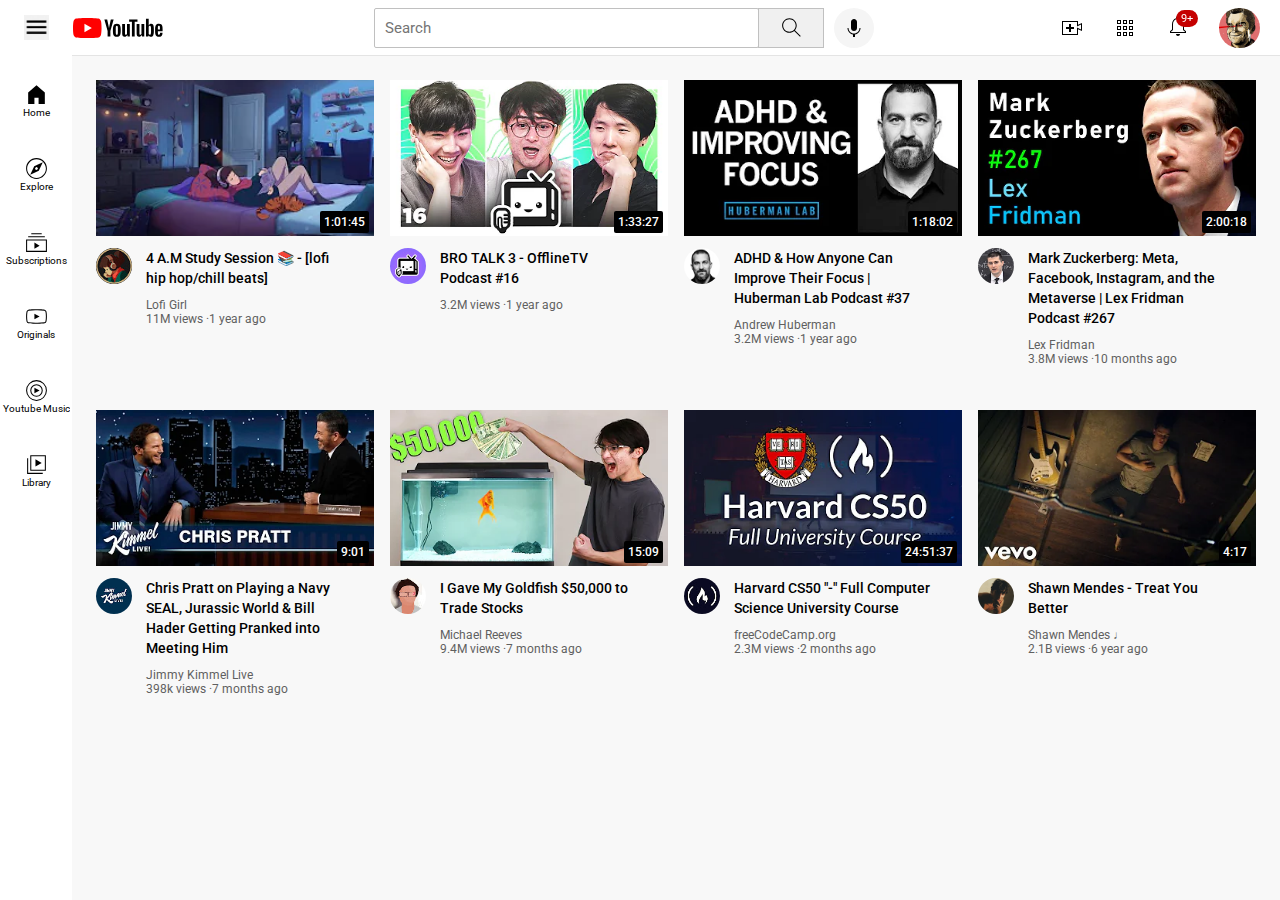
<file: index.html>
<!DOCTYPE html>
<html>
    <head>
        <meta charset="utf-8">
        <title>youtube 1.0</title>

    <link rel="preconnect" href="https://fonts.googleapis.com"><link rel="preconnect" href="https://fonts.gstatic.com" crossorigin=""><link href="https://fonts.googleapis.com/css2?family=Roboto:wght@400;500;700&amp;display=swap" rel="stylesheet">
    <link rel="stylesheet" href="Style/sidebar.css">
    <link rel="stylesheet" href="Style/header.css">
    <link rel="stylesheet" href="Style/video.css">
    <link rel="stylesheet" href="Style/general.css">
    </head>
<body>
 <div class="header">
    <div class="left-section">
        <img class="menu" src="icon/icon1.png">
        <img class="youture-logo" src="icon/youtube-logo.svg">
    </div>
    <div class="middle-section">
        <input class="Search-bar"type="text" placeholder="Search"> 
        <button class="search-button">
            <img class="search-icon" src="icon/search.svg">
            <div class="tooltip">Search</div>
        </button>
        <button class="voice-button" >
            <img class="voice-icon" src="icon/voice-search-icon.svg">
            <div class="tooltip">Search with Voice</div>
        </button>
    </div>
    <div class="right-section">
        <div class="upload-icon-container">
            <img class="upload-icon" src="icon/upload.svg">
            <div class="tooltip">Create</div>
        </div>
        <div class="application-icon">
            <img class="app-icon" src="icon/youtube-apps.svg">
            <div class="tooltip">Application</div>
        </div>
        <div class="notification-icon">
            <div class="noti-icon-container">
                <img class="noti-icon" src="icon/noti.svg">
                <div class="noti-count">9+</div>
            </div>
            <div class="tooltip">Notification</div>
        </div>
        <img class="current-user" src="channel_picture/profile.jpg">
    </div>    
 </div> 
 <div class="sidebar">
    <div class="sidebar-link">
        <img src="icon/home.svg">
        <div>Home</div>
    </div>
    <div class="sidebar-link">
        <img src="icon/explore.svg">
        <div>Explore</div>
    </div>
    <div class="sidebar-link">
        <img src="icon/subscriptions.svg">
        <div>Subscriptions</div>
    </div>
    <div class="sidebar-link">
        <img src="icon/originals.svg">
        <div>Originals</div>
    </div>
    <div class="sidebar-link">
        <img src="icon/youtube-music.svg">
        <div>Youtube Music</div>
    </div>
    <div class="sidebar-link">
        <img src="icon/library.svg">
        <div>Library</div>
    </div>
 </div>
 
 
<div class="video-grid">
    <div class="video-preview">
        <div class="thumbnails-row">
            <img class="thumbnails" src="thumbnail/hqdefault.webp">
            <div class="video-time">1:01:45</div>
        </div>
        <div class="video-info-grid">
            <div class="channel-picture">
                <img class="profile-picture"src="channel_picture/channels4_profile.jpg">
            </div>
            <div class="video-info">
              <p class="video-title">4 A.M Study Session 📚 - [lofi hip hop/chill beats]</p>
              <p class="videeo-author">Lofi Girl</p>
              <p class="video-stats">11M views &#183;1 year ago</p>
            </div>
        </div>
    </div>
    <div class="video-preview">
        <div class="thumbnails-row">
            <img class="thumbnails" src="thumbnail/hq720.webp">
            <div class="video-time">1:33:27</div>
        </div>
        <div class="video-info-grid">
            <div class="channel-picture">
                <img class="profile-picture"src="channel_picture/otv.jpg">
            </div>
            <div class="video-info">
                <p class="video-title">BRO TALK 3 - OfflineTV Podcast #16</p>
                <p class="videeo-author"></p>
                <p class="video-stats">3.2M views &#183;1 year ago</p>
            </div>
        </div>
    </div>
    <div class="video-preview">
        <div class="thumbnails-row">
            <img class="thumbnails" src="thumbnail/11.webp">
            <div class="video-time">1:18:02</div>
        </div>
        <div class="video-info-grid">
            <div class="channel-picture">
                <img class="profile-picture"src="channel_picture/11.jpg">
            </div>
            <div class="video-info">
              <p class="video-title">ADHD & How Anyone Can Improve Their Focus | Huberman Lab Podcast #37</p>
              <p class="videeo-author">Andrew Huberman </p>
              <p class="video-stats">3.2M views &#183;1 year ago</p>
            </div>
        </div>
    </div>
    <div class="video-preview">
        <div class="thumbnails-row">
            <img class="thumbnails" src="thumbnail/12.webp">
            <div class="video-time">2:00:18</div>
        </div>
        <div class="video-info-grid">
            <div class="channel-picture">
                <img class="profile-picture"src="channel_picture/12.jpg">
            </div>
            <div class="video-info">
                <p class="video-title">Mark Zuckerberg: Meta, Facebook, Instagram, and the Metaverse | Lex Fridman Podcast #267</p>
                <p class="videeo-author">Lex Fridman</p>
                <p class="video-stats">3.8M views &#183;10 months ago</p>
            </div>
        </div>
    </div>
    <div class="video-preview">
        <div class="thumbnails-row">
            <img class="thumbnails" src="thumbnail/13.webp">
            <div class="video-time">9:01</div>
        </div>
        <div class="video-info-grid">
            <div class="channel-picture">
                <img class="profile-picture"src="channel_picture/13.jpg">
            </div>
            <div class="video-info">
              <p class="video-title">Chris Pratt on Playing a Navy SEAL, Jurassic World & Bill Hader Getting Pranked into Meeting Him</p>
              <p class="videeo-author">Jimmy Kimmel Live</p>
              <p class="video-stats">398k views &#183;7 months ago</p>
            </div>
        </div>
    </div>
    <div class="video-preview">
        <div class="thumbnails-row">
            <img class="thumbnails" src="thumbnail/14.webp">
            <div class="video-time">15:09</div>
        </div>
        <div class="video-info-grid">
            <div class="channel-picture">
                <img class="profile-picture"src="channel_picture/14.jpg">
            </div>
            <div class="video-info">
                <p class="video-title">I Gave My Goldfish $50,000 to Trade Stocks</p>
                <p class="videeo-author">Michael Reeves</p>
                <p class="video-stats">9.4M views &#183;7 months ago</p>
            </div>
        </div>
    </div>
    
    <div class="video-preview">
        <div class="thumbnails-row">
            <img class="thumbnails" src="thumbnail/cs50.webp">
            <div class="video-time">24:51:37</div>
        </div>
        <div class="video-info-grid">
            <div class="channel-picture">
                <img class="profile-picture"src="channel_picture/freecodecamp.jpg">
            </div>
            <div class="video-info">
                <p class="video-title">Harvard CS50 "-" Full Computer Science University Course</p>
                <p class="videeo-author">freeCodeCamp.org</p>
                <p class="video-stats">2.3M views &#183;2 months ago</p>
            </div>
        </div>
    </div> 
    
    <div class="video-preview">
        <div class="thumbnails-row">
            <img class="thumbnails" src="thumbnail/shawn.webp">
            <div class="video-time">4:17</div>
        </div>
        <div class="video-info-grid">
            <div class="channel-picture">
                <img class="profile-picture"src="channel_picture/shawn.jpg">
            </div>
            <div class="video-info">
                <p class="video-title">Shawn Mendes - Treat You Better</p>
                <p class="videeo-author">Shawn Mendes &#9833;</p>
                <p class="video-stats">2.1B views &#183;6 year ago</p>
            </div>
        </div>
    </div>   
</div>      
</body>
</html>
</file>
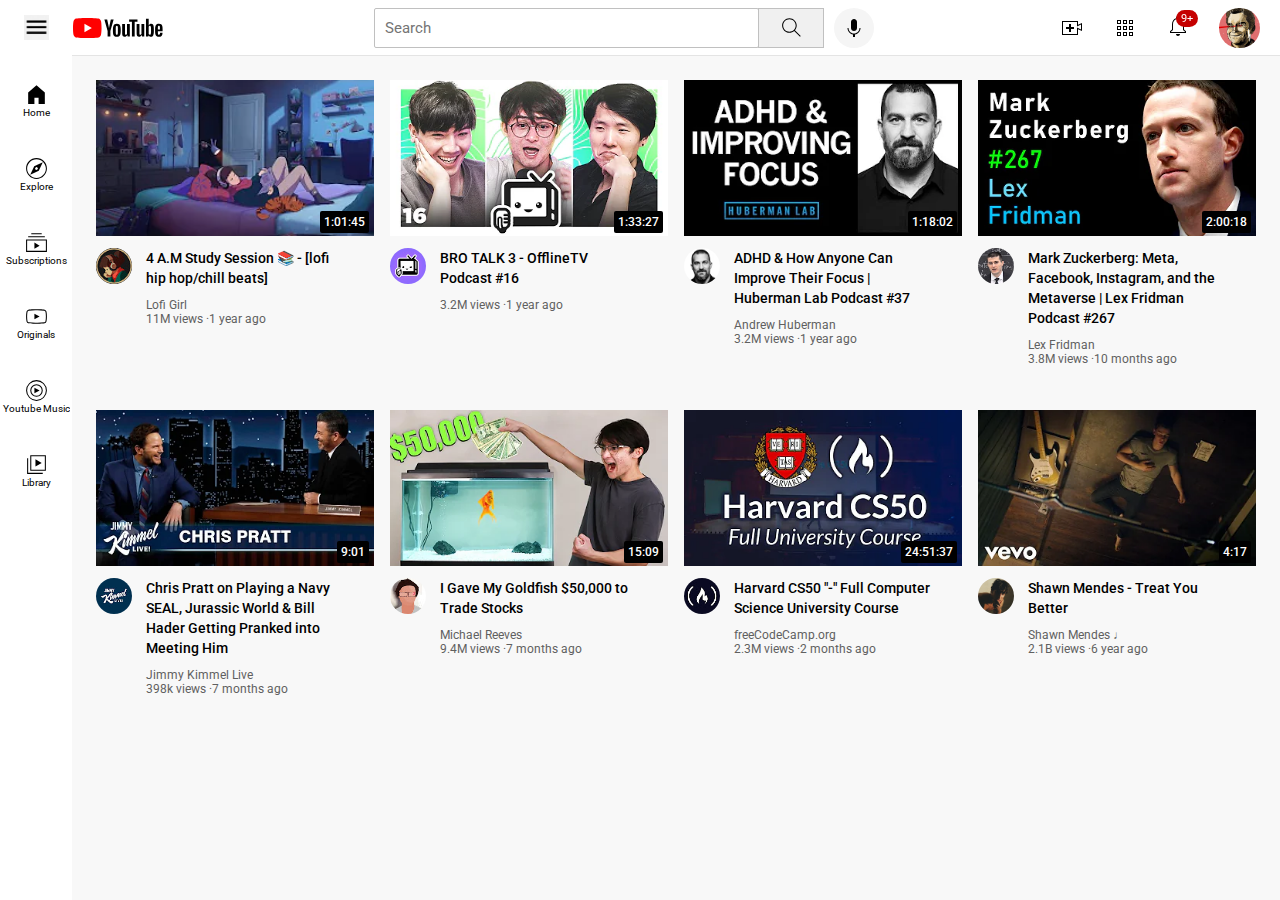
<file: youtube-meta.html>
<!DOCTYPE html>
<html>
    <head>
        <title>youtube 1.0</title>

    <link rel="preconnect" href="https://fonts.googleapis.com"><link rel="preconnect" href="https://fonts.gstatic.com" crossorigin><link href="https://fonts.googleapis.com/css2?family=Roboto:wght@400;500;700&display=swap" rel="stylesheet">
    <link rel="stylesheet" href="styles/general.css">
    <link rel="stylesheet" href="styles/header.css">
    <link rel="stylesheet" href="styles/video.css">
    <link rel="stylesheet" href="styles/sidebar.css">
    </head>
<body>
 <div class="header">
    <div class="left-section">
        <img class="menu" src="icons/icon1.png">
        <img class="youture-logo" src="icons/youtube-logo.svg">
    </div>
    <div class="middle-section">
        <input class="Search-bar"type="text" placeholder="Search"> 
        <button class="search-button">
            <img class="search-icon" src="icons/search.svg">
            <div class="tooltip">Search</div>
        </button>
        <button class="voice-button" >
            <img class="voice-icon" src="icons/voice-search-icon.svg">
            <div class="tooltip">Search with Voice</div>
        </button>
    </div>
    <div class="right-section">
        <div class="upload-icon-container">
            <img class="upload-icon" src="icons/upload.svg">
            <div class="tooltip">Create</div>
        </div>
        <div class="application-icon">
            <img class="app-icon" src="icons/youtube-apps.svg">
            <div class="tooltip">Application</div>
        </div>
        <div class="notification-icon">
            <div class="noti-icon-container">
                <img class="noti-icon" src="icons/noti.svg">
                <div class="noti-count">9+</div>
            </div>
            <div class="tooltip">Notification</div>
        </div>
        <img class="current-user" src="channel-picture/profile.jpg">
    </div>    
 </div> 
 <div class="sidebar">
    <div class="sidebar-link">
        <img src="icons/home.svg">
        <div>Home</div>
    </div>
    <div class="sidebar-link">
        <img src="icons/explore.svg">
        <div>Explore</div>
    </div>
    <div class="sidebar-link">
        <img src="icons/subscriptions.svg">
        <div>Subscriptions</div>
    </div>
    <div class="sidebar-link">
        <img src="icons/originals.svg">
        <div>Originals</div>
    </div>
    <div class="sidebar-link">
        <img src="icons/youtube-music.svg">
        <div>Youtube Music</div>
    </div>
    <div class="sidebar-link">
        <img src="icons/library.svg">
        <div>Library</div>
    </div>
 </div>
 
 
<div class="video-grid">
    <div class="video-preview">
        <div class="thumbnails-row">
            <img class="thumbnails" src="thumbnails/hqdefault.webp">
            <div class="video-time">1:01:45</div>
        </div>
        <div class="video-info-grid">
            <div class="channel-picture">
                <img class="profile-picture"src="channel-picture/channels4_profile.jpg">
            </div>
            <div class="video-info">
              <p class="video-title">4 A.M Study Session 📚 - [lofi hip hop/chill beats]</p>
              <p class="videeo-author">Lofi Girl</p>
              <p class="video-stats">11M views &#183;1 year ago</p>
            </div>
        </div>
    </div>
    <div class="video-preview">
        <div class="thumbnails-row">
            <img class="thumbnails" src="thumbnails/hq720.webp">
            <div class="video-time">1:33:27</div>
        </div>
        <div class="video-info-grid">
            <div class="channel-picture">
                <img class="profile-picture"src="channel-picture/otv.jpg">
            </div>
            <div class="video-info">
                <p class="video-title">BRO TALK 3 - OfflineTV Podcast #16</p>
                <p class="videeo-author"></p>
                <p class="video-stats">3.2M views &#183;1 year ago</p>
            </div>
        </div>
    </div>
    <div class="video-preview">
        <div class="thumbnails-row">
            <img class="thumbnails" src="thumbnails/11.webp">
            <div class="video-time">1:18:02</div>
        </div>
        <div class="video-info-grid">
            <div class="channel-picture">
                <img class="profile-picture"src="channel-picture/11.jpg">
            </div>
            <div class="video-info">
              <p class="video-title">ADHD & How Anyone Can Improve Their Focus | Huberman Lab Podcast #37</p>
              <p class="videeo-author">Andrew Huberman </p>
              <p class="video-stats">3.2M views &#183;1 year ago</p>
            </div>
        </div>
    </div>
    <div class="video-preview">
        <div class="thumbnails-row">
            <img class="thumbnails" src="thumbnails/12.webp">
            <div class="video-time">2:00:18</div>
        </div>
        <div class="video-info-grid">
            <div class="channel-picture">
                <img class="profile-picture"src="channel-picture/12.jpg">
            </div>
            <div class="video-info">
                <p class="video-title">Mark Zuckerberg: Meta, Facebook, Instagram, and the Metaverse | Lex Fridman Podcast #267</p>
                <p class="videeo-author">Lex Fridman</p>
                <p class="video-stats">3.8M views &#183;10 months ago</p>
            </div>
        </div>
    </div>
    <div class="video-preview">
        <div class="thumbnails-row">
            <img class="thumbnails" src="thumbnails/13.webp">
            <div class="video-time">9:01</div>
        </div>
        <div class="video-info-grid">
            <div class="channel-picture">
                <img class="profile-picture"src="channel-picture/13.jpg">
            </div>
            <div class="video-info">
              <p class="video-title">Chris Pratt on Playing a Navy SEAL, Jurassic World & Bill Hader Getting Pranked into Meeting Him</p>
              <p class="videeo-author">Jimmy Kimmel Live</p>
              <p class="video-stats">398k views &#183;7 months ago</p>
            </div>
        </div>
    </div>
    <div class="video-preview">
        <div class="thumbnails-row">
            <img class="thumbnails" src="thumbnails/14.webp">
            <div class="video-time">15:09</div>
        </div>
        <div class="video-info-grid">
            <div class="channel-picture">
                <img class="profile-picture"src="channel-picture/14.jpg">
            </div>
            <div class="video-info">
                <p class="video-title">I Gave My Goldfish $50,000 to Trade Stocks</p>
                <p class="videeo-author">Michael Reeves</p>
                <p class="video-stats">9.4M views &#183;7 months ago</p>
            </div>
        </div>
    </div>
    
    <div class="video-preview">
        <div class="thumbnails-row">
            <img class="thumbnails" src="thumbnails/cs50.webp">
            <div class="video-time">24:51:37</div>
        </div>
        <div class="video-info-grid">
            <div class="channel-picture">
                <img class="profile-picture"src="channel-picture/freecodecamp.jpg">
            </div>
            <div class="video-info">
                <p class="video-title">Harvard CS50 "-" Full Computer Science University Course</p>
                <p class="videeo-author">freeCodeCamp.org</p>
                <p class="video-stats">2.3M views &#183;2 months ago</p>
            </div>
        </div>
    </div> 
    
    <div class="video-preview">
        <div class="thumbnails-row">
            <img class="thumbnails" src="thumbnails/shawn.webp">
            <div class="video-time">4:17</div>
        </div>
        <div class="video-info-grid">
            <div class="channel-picture">
                <img class="profile-picture"src="channel-picture/shawn.jpg">
            </div>
            <div class="video-info">
                <p class="video-title">Shawn Mendes - Treat You Better</p>
                <p class="videeo-author">Shawn Mendes &#9833;</p>
                <p class="video-stats">2.1B views &#183;6 year ago</p>
            </div>
        </div>
    </div>   
</div>      
</body>
</html>
</file>
<file: Style/sidebar.css>
.sidebar{
    position: fixed;
    left: 0;
    bottom: 0;
    top: 55px;
    background-color: white;
    width: 72px;
    z-index: 100;
    padding-top: 5px;
}
.sidebar-link{
    height: 74px;
    display: flex;
    justify-content: center;
    align-items: center;
    flex-direction: column;
    cursor: pointer;
}
.sidebar-link:hover{
    background-color: rgb(231, 230, 230);
}
.sidebar-link img{
    height: 25px;
    margin-top: 5px;
}
.sidebar-link div{
    font-family: Roboto,arial;
    font-size: 10px;
    ;
}
</file>
<file: Style/header.css>
.header{
    height: 55px;
    justify-content: space-between;
    display: flex;
    flex-direction: row;
    position: fixed;
    top: 0;
    left: 0;
    right: 0;
    background-color: white;
    border-bottom-width: 1px ;
    border-bottom-color: rgb(228,228,228);
    border-bottom-style: solid;
    z-index: 100;
    
}
.left-section {
    display: flex;
    align-items: center;
}
.menu{
    height: 25px;
    margin-left: 24px;
    margin-right: 24px;
}
.youture-logo{
    height: 20px;
}

.middle-section{
    flex:1;
    margin-left: 60px;
    margin-right: 35px;
    max-width: 500px;
    display: flex;
    align-items: center;
}
.Search-bar{
    flex:1;
    height: 36px;
    padding-left: 10px;
    font-size: 16px;
    border-width: 1px;
    border-style: solid;
    border-color: rgb(192, 192, 192);
    border-radius: 2px;
    box-shadow: inset 1px,2px,3px rgb(0,0,0,0.05);
}
.Search-bar::placeholder{
    font-family: Roboto,arial;
    font-size: 15px;
}
.search-icon{
    height: 25px;
}
.search-button{
    height: 40px;
    width: 66px;
    background-color:rgb(240, 240, 240);
    border-width: 1px;
    border-style: solid;
    border-color: rgb(192,192,192);
    margin-left: -1px;
    margin-right: 10px;
   
}
.search-button,
.voice-button,
.upload-icon-container,
.application-icon,
.notification-icon{
    position: relative;
    display: flex;
    justify-content: center;
    align-items: center;
}

.search-button .tooltip,
.voice-button .tooltip,
.upload-icon-container .tooltip,
.application-icon .tooltip,
.notification-icon .tooltip{
    font-family: Roboto,arial;
    position: absolute;
    background-color: grey;
    color: white;
    padding-top: 4px;
    padding-bottom: 4px;
    padding-left: 8px;
    padding-right: 8px;
    border-radius: 2px;
    font-size: 12px;
    bottom: -25px;
    opacity: 0;
    transform: opacity 0.15s;
    pointer-events: none;
    white-space: nowrap;
}
.search-button:hover .tooltip,
.voice-button:hover .tooltip,
.upload-icon-container:hover .tooltip,
.application-icon:hover .tooltip,
.notification-icon:hover .tooltip{
    opacity: 1;
}
.voice-button{
    height: 40px;
    width: 40px;
    border-radius: 20px;
    border: none;
    background-color: rgb(245, 245, 245);
}
.voice-icon{
    height: 24px; 
}
.right-section{
    width: 200px;
    margin-right: 20px;
    display: flex;
    align-items: center;
    justify-content: space-between;
    flex-shrink: 0;
}
.upload-icon{
    height: 24px;
}
.app-icon{
    height: 24px;
}
.noti-icon{
    height: 24px;
}
.current-user{
    height: 40px;
    border-radius: 50px;
    cursor: pointer;
    
}
.noti-icon-container{
    position:relative
}
.noti-count{
    position:absolute;
    top: -4px;
    right: -8px;
    background-color: rgb(197, 0, 0);
    color:white;
    font-family: Roboto,arial;
    font-size: 11px;
    padding-left: 5px;
    padding-right: 5px;
    padding-top: 2px;
    padding-bottom: 2px;
    border-radius:10px ;
}
</file>
<file: Style/video.css>
.thumbnails {
    width: 100%;
}

.video-title{
    margin-top: 0;
    font-size: 14px;
    font-weight: 500;
    line-height: 20px;
    margin-bottom: 10px;

}
.videeo-author,.video-stats{
    font-size: 12px;
    color:rgb(96, 96, 96);
}
.video-stats{
    margin-bottom: 4px;
}
.video-info-grid{
    display: grid;
    grid-template-columns: 50px 1fr;
}
.channel-picture{
    vertical-align: top;
}
.video-info{
    width: 200px;
}
.profile-picture{
    width: 36px;
    border-radius: 50px;
}

.video-grid{
    font-family: Roboto,arial;
    display:grid;
    grid-template-columns: 1fr 1fr 1fr;
    column-gap: 16px;
    row-gap: 40px;
}

@media(max-width: 750px){
    .video-grid{
        grid-template-columns: 1fr 1fr;
    }
}
@media (min-width:751px) and (max-width:999px){
    .video-grid{
        grid-template-columns: 1fr 1fr 1fr;
    }
}
@media(min-width: 1000px){
    .video-grid{
        grid-template-columns: 1fr 1fr 1fr 1fr;
    }
}
.thumbnails-row{
    margin-bottom: 8px;
    position: relative;
}
.video-time{

    font-size: 12px;
    font-weight:500;
    padding: 4px;
    background-color: black;
    color: white;
    position: absolute;
    bottom: 7px;
    right: 5px;
    border-radius: 2px;
}
</file>
<file: Style/general.css>
p{
    font-family: Roboto,arial;
    margin-top: 0;
    margin-bottom: 0;
}
body{
    margin: 0;
    padding-top: 80px;
    padding-left: 96px;
    padding-right: 24px;
    background-color: rgb(248, 248, 248);
}
</file>
<file: styles/general.css>
p{
    font-family: Roboto,arial;
    margin-top: 0;
    margin-bottom: 0;
}
body{
    margin: 0;
    padding-top: 80px;
    padding-left: 96px;
    padding-right: 24px;
    background-color: rgb(248, 248, 248);
}
</file>
<file: styles/header.css>
.header{
    height: 55px;
    justify-content: space-between;
    display: flex;
    flex-direction: row;
    position: fixed;
    top: 0;
    left: 0;
    right: 0;
    background-color: white;
    border-bottom-width: 1px ;
    border-bottom-color: rgb(228,228,228);
    border-bottom-style: solid;
    z-index: 100;
    
}
.left-section {
    display: flex;
    align-items: center;
}
.menu{
    height: 25px;
    margin-left: 24px;
    margin-right: 24px;
}
.youture-logo{
    height: 20px;
}

.middle-section{
    flex:1;
    margin-left: 60px;
    margin-right: 35px;
    max-width: 500px;
    display: flex;
    align-items: center;
}
.Search-bar{
    flex:1;
    height: 36px;
    padding-left: 10px;
    font-size: 16px;
    border-width: 1px;
    border-style: solid;
    border-color: rgb(192, 192, 192);
    border-radius: 2px;
    box-shadow: inset 1px,2px,3px rgb(0,0,0,0.05);
}
.Search-bar::placeholder{
    font-family: Roboto,arial;
    font-size: 15px;
}
.search-icon{
    height: 25px;
}
.search-button{
    height: 40px;
    width: 66px;
    background-color:rgb(240, 240, 240);
    border-width: 1px;
    border-style: solid;
    border-color: rgb(192,192,192);
    margin-left: -1px;
    margin-right: 10px;
   
}
.search-button,
.voice-button,
.upload-icon-container,
.application-icon,
.notification-icon{
    position: relative;
    display: flex;
    justify-content: center;
    align-items: center;
}

.search-button .tooltip,
.voice-button .tooltip,
.upload-icon-container .tooltip,
.application-icon .tooltip,
.notification-icon .tooltip{
    font-family: Roboto,arial;
    position: absolute;
    background-color: grey;
    color: white;
    padding-top: 4px;
    padding-bottom: 4px;
    padding-left: 8px;
    padding-right: 8px;
    border-radius: 2px;
    font-size: 12px;
    bottom: -25px;
    opacity: 0;
    transform: opacity 0.15s;
    pointer-events: none;
    white-space: nowrap;
}
.search-button:hover .tooltip,
.voice-button:hover .tooltip,
.upload-icon-container:hover .tooltip,
.application-icon:hover .tooltip,
.notification-icon:hover .tooltip{
    opacity: 1;
}
.voice-button{
    height: 40px;
    width: 40px;
    border-radius: 20px;
    border: none;
    background-color: rgb(245, 245, 245);
}
.voice-icon{
    height: 24px; 
}
.right-section{
    width: 200px;
    margin-right: 20px;
    display: flex;
    align-items: center;
    justify-content: space-between;
    flex-shrink: 0;
}
.upload-icon{
    height: 24px;
}
.app-icon{
    height: 24px;
}
.noti-icon{
    height: 24px;
}
.current-user{
    height: 40px;
    border-radius: 50px;
    cursor: pointer;
    
}
.noti-icon-container{
    position:relative
}
.noti-count{
    position:absolute;
    top: -4px;
    right: -8px;
    background-color: rgb(197, 0, 0);
    color:white;
    font-family: Roboto,arial;
    font-size: 11px;
    padding-left: 5px;
    padding-right: 5px;
    padding-top: 2px;
    padding-bottom: 2px;
    border-radius:10px ;
}
</file>
<file: styles/video.css>
.thumbnails {
    width: 100%;
}

.video-title{
    margin-top: 0;
    font-size: 14px;
    font-weight: 500;
    line-height: 20px;
    margin-bottom: 10px;

}
.videeo-author,.video-stats{
    font-size: 12px;
    color:rgb(96, 96, 96);
}
.video-stats{
    margin-bottom: 4px;
}
.video-info-grid{
    display: grid;
    grid-template-columns: 50px 1fr;
}
.channel-picture{
    vertical-align: top;
}
.video-info{
    width: 200px;
}
.profile-picture{
    width: 36px;
    border-radius: 50px;
}

.video-grid{
    font-family: Roboto,arial;
    display:grid;
    grid-template-columns: 1fr 1fr 1fr;
    column-gap: 16px;
    row-gap: 40px;
}

@media(max-width: 750px){
    .video-grid{
        grid-template-columns: 1fr 1fr;
    }
}
@media (min-width:751px) and (max-width:999px){
    .video-grid{
        grid-template-columns: 1fr 1fr 1fr;
    }
}
@media(min-width: 1000px){
    .video-grid{
        grid-template-columns: 1fr 1fr 1fr 1fr;
    }
}
.thumbnails-row{
    margin-bottom: 8px;
    position: relative;
}
.video-time{

    font-size: 12px;
    font-weight:500;
    padding: 4px;
    background-color: black;
    color: white;
    position: absolute;
    bottom: 7px;
    right: 5px;
    border-radius: 2px;
}
</file>
<file: styles/sidebar.css>
.sidebar{
    position: fixed;
    left: 0;
    bottom: 0;
    top: 55px;
    background-color: white;
    width: 72px;
    z-index: 100;
    padding-top: 5px;
}
.sidebar-link{
    height: 74px;
    display: flex;
    justify-content: center;
    align-items: center;
    flex-direction: column;
    cursor: pointer;
}
.sidebar-link:hover{
    background-color: rgb(231, 230, 230);
}
.sidebar-link img{
    height: 25px;
    margin-top: 5px;
}
.sidebar-link div{
    font-family: Roboto,arial;
    font-size: 10px;
    ;
}
</file>
